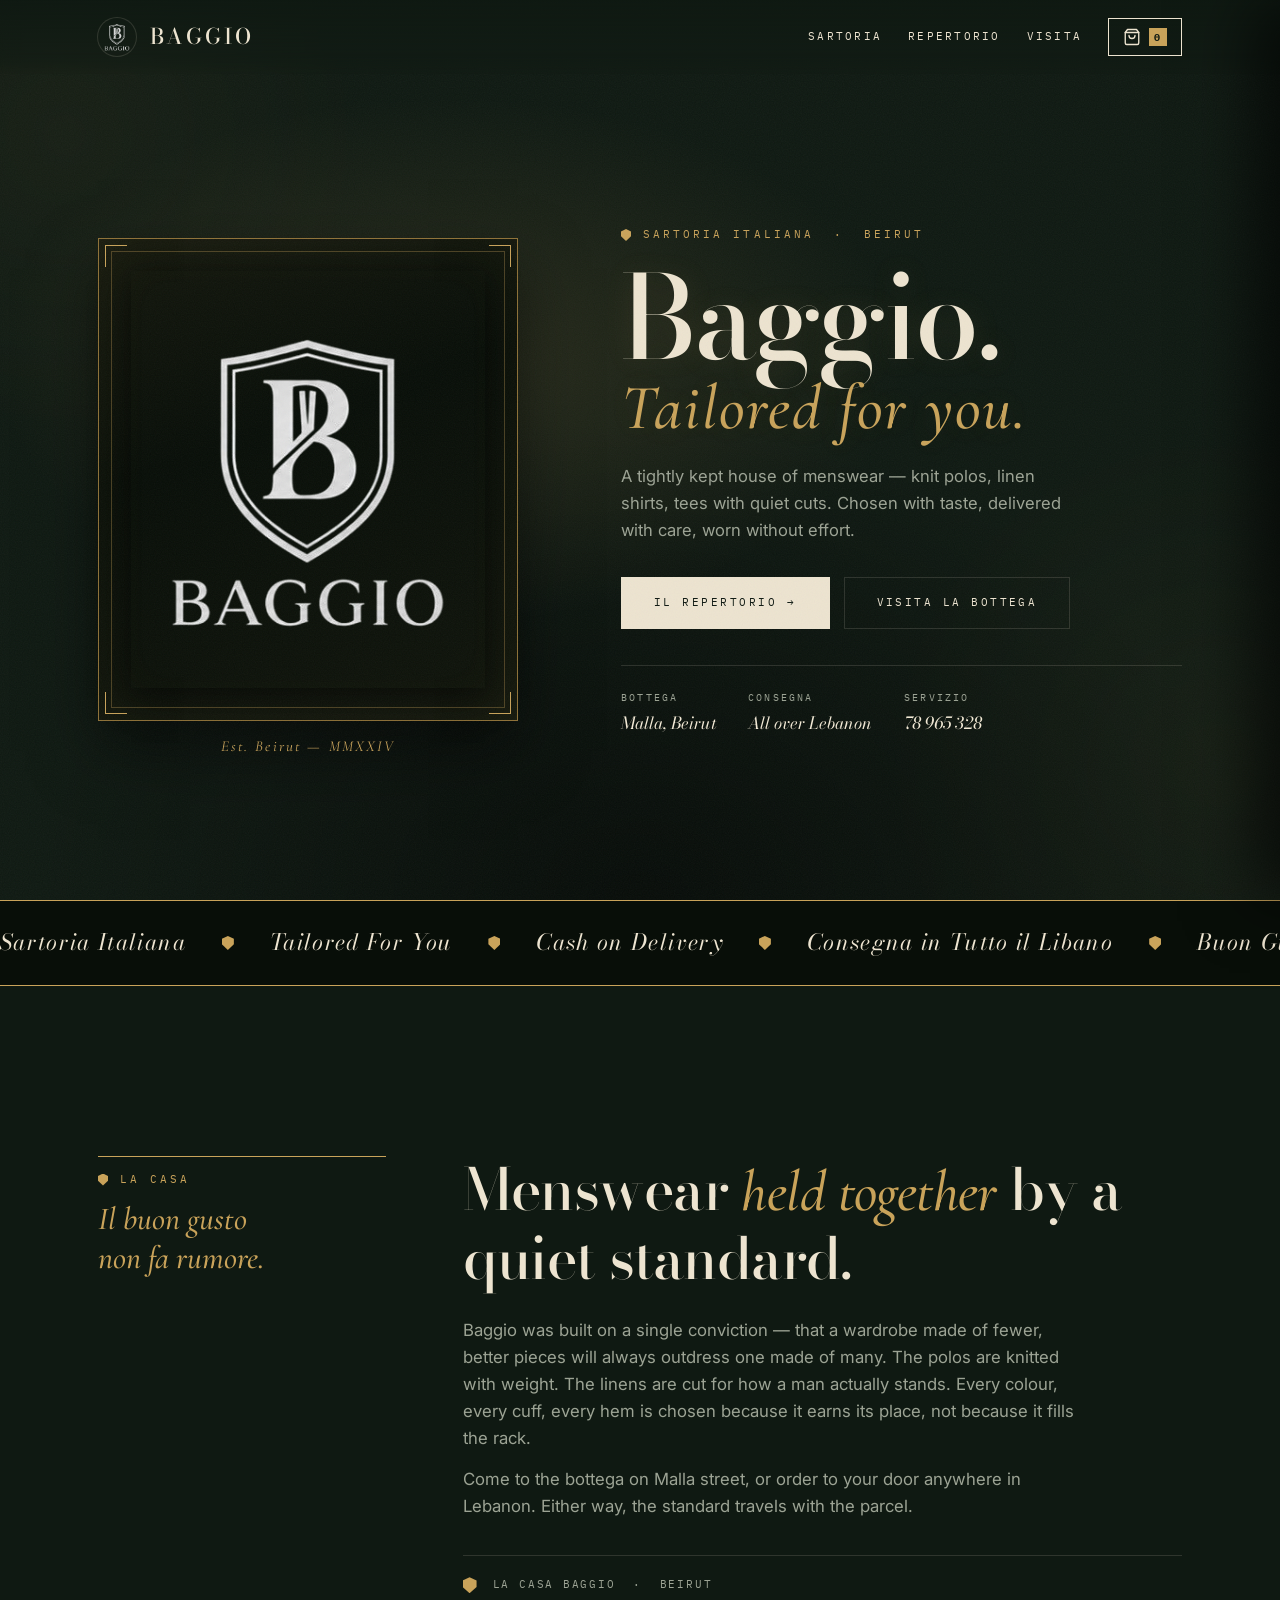
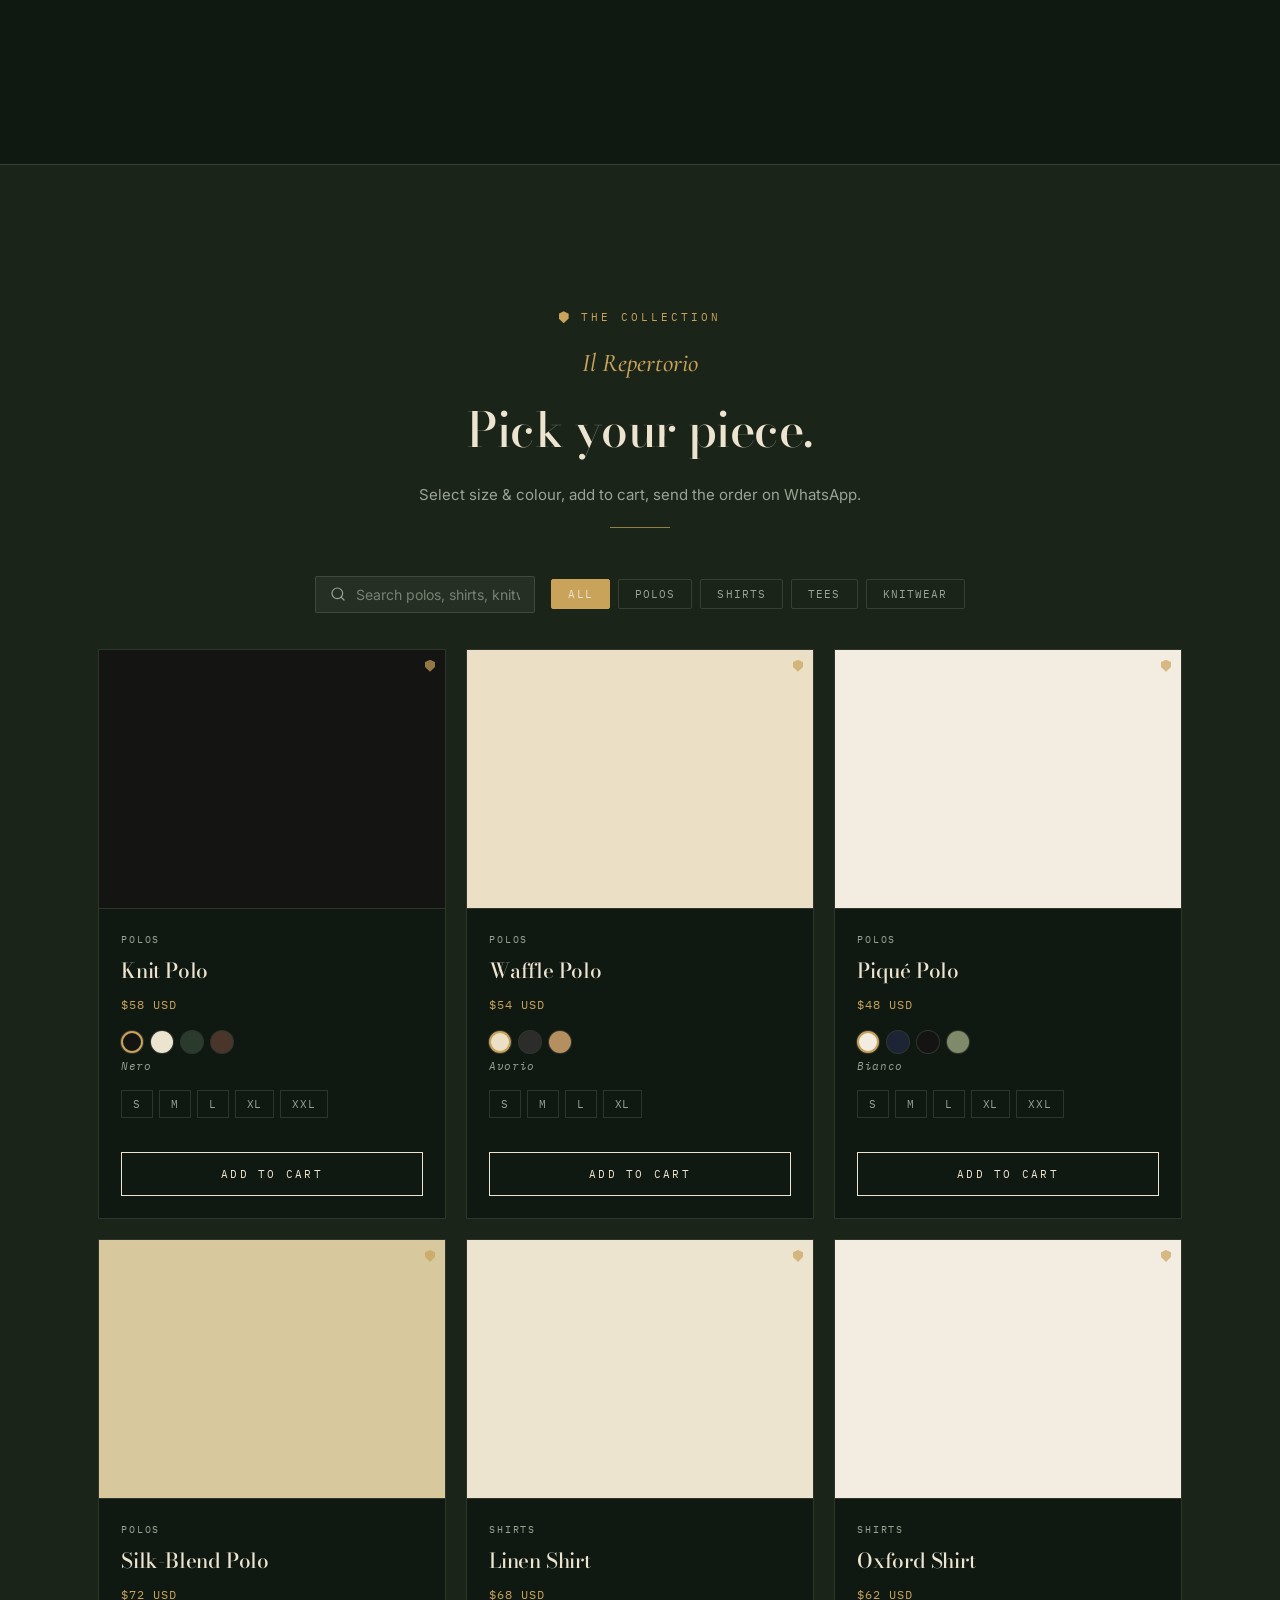
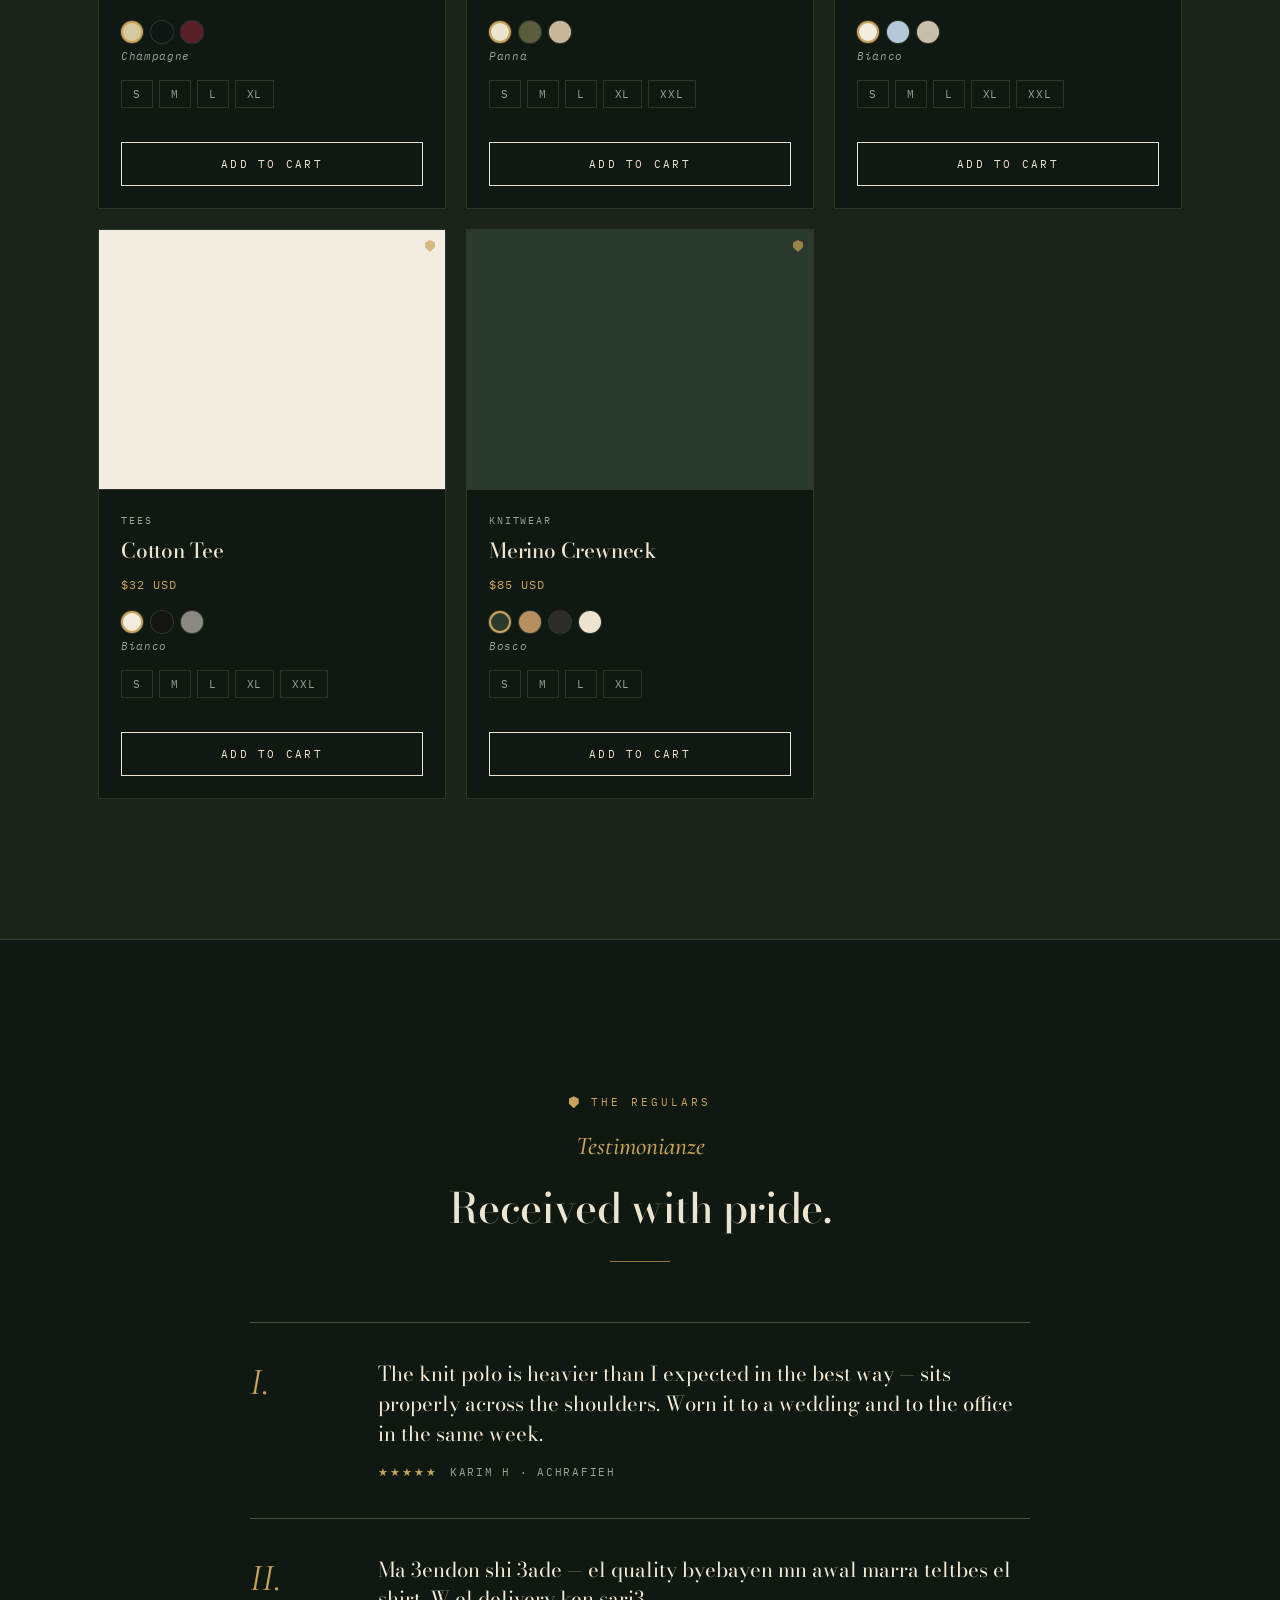
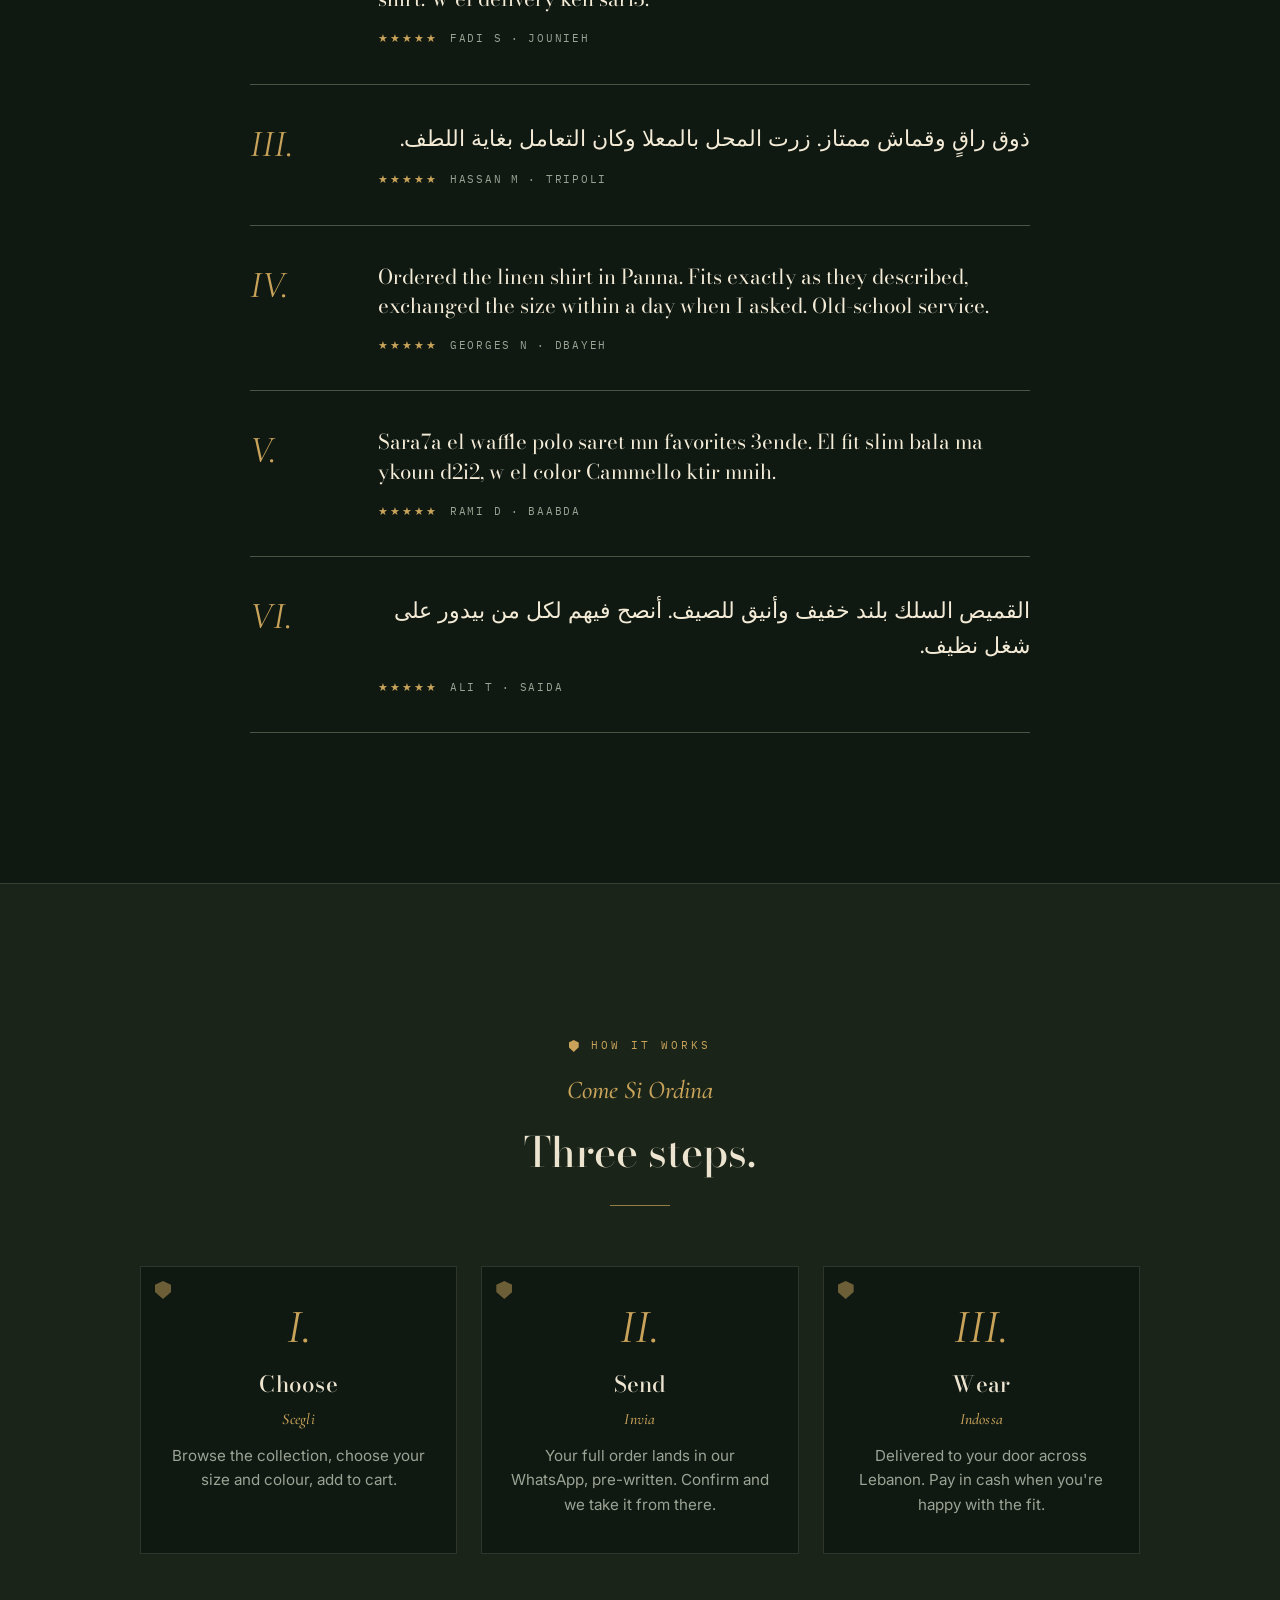
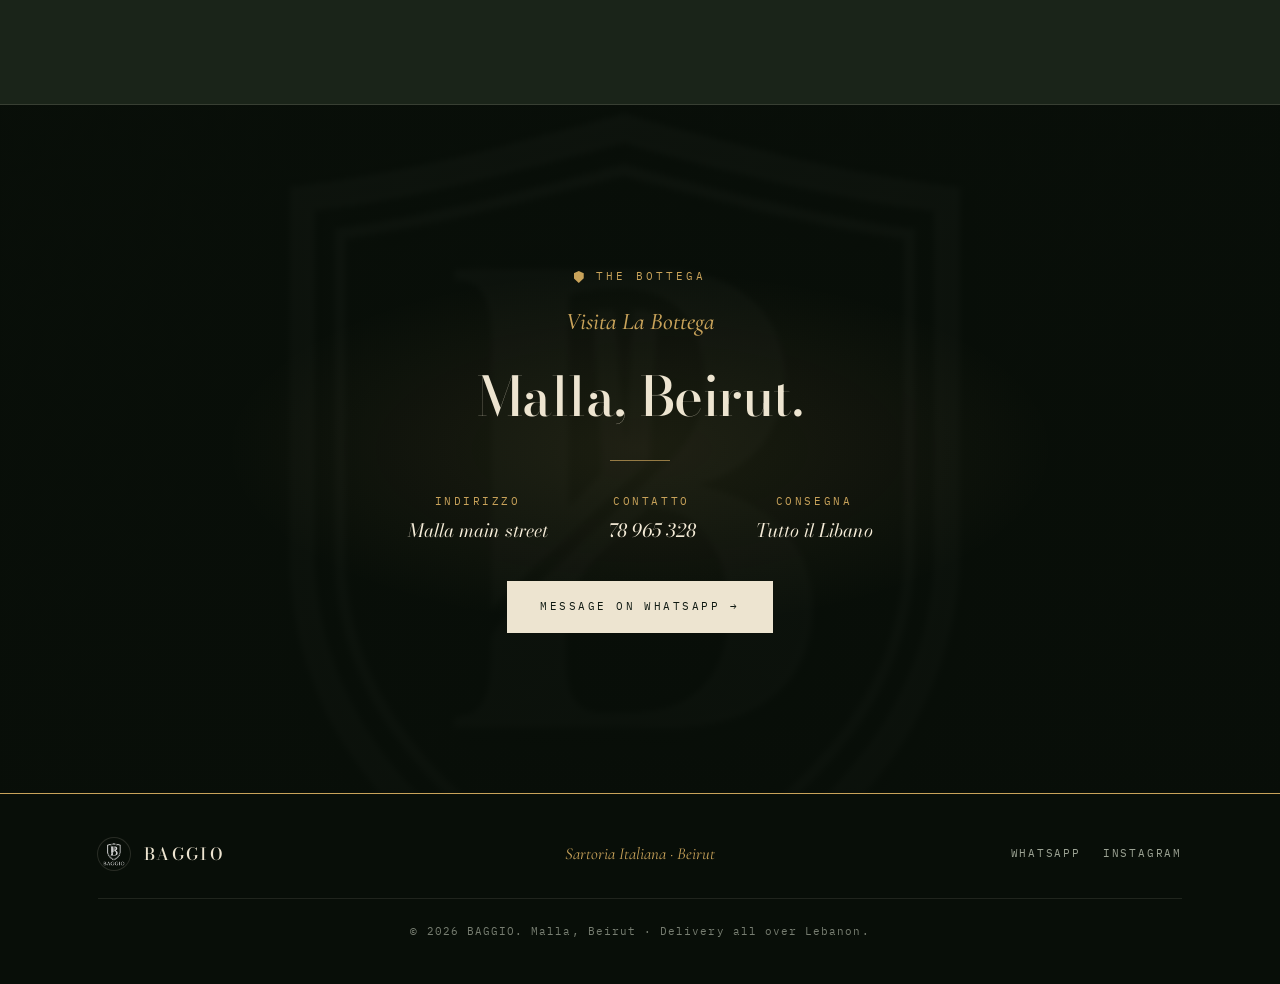
<file: index.html>
<!DOCTYPE html>
<html lang="en">
<head>
<meta charset="UTF-8">
<meta name="viewport" content="width=device-width, initial-scale=1.0">
<title>BAGGIO Sartoria Italiana / Tailored For You</title>
<meta name="description" content="BAGGIO. Sartorial menswear, tailored for you. Beirut, Malla main street. Delivery all over Lebanon.">
<link rel="icon" type="image/jpeg" href="logo.jpg">

<link rel="preconnect" href="https://fonts.googleapis.com">
<link rel="preconnect" href="https://fonts.gstatic.com" crossorigin>
<link href="https://fonts.googleapis.com/css2?family=Bodoni+Moda:ital,opsz,wght@0,6..96,400;0,6..96,500;0,6..96,600;1,6..96,400;1,6..96,500&family=Cormorant+Garamond:ital,wght@0,400;0,500;1,400;1,500&family=Inter:wght@400;500;600&family=IBM+Plex+Mono:wght@400;500&display=swap" rel="stylesheet">

<link rel="stylesheet" href="style.css">
</head>
<body>

<header>
  <nav class="wrap">
    <a href="#top" class="brand">
      <img class="logo-img" src="logo.jpg" alt="Baggio crest">
      BAGGIO
    </a>
    <div class="nav-right">
      <a class="nav-link" href="#sartoria">Sartoria</a>
      <a class="nav-link" href="#shop">Repertorio</a>
      <a class="nav-link" href="#visita">Visita</a>
      <button class="cart-toggle" id="cartToggle" aria-label="Open cart">
        <svg width="18" height="18" viewBox="0 0 24 24" fill="none" stroke="currentColor" stroke-width="1.8" stroke-linecap="round" stroke-linejoin="round"><path d="M6 2 3 6v14a2 2 0 0 0 2 2h14a2 2 0 0 0 2-2V6l-3-4Z"/><path d="M3 6h18"/><path d="M16 10a4 4 0 0 1-8 0"/></svg>
        <span class="cart-count" id="cartCount">0</span>
      </button>
    </div>
  </nav>
</header>

<!-- ============ CART DRAWER (IDs must match main.js) ============ -->
<div class="cart-overlay" id="cartOverlay"></div>
<aside class="cart-drawer" id="cartDrawer">
  <div class="cart-header">
    <h3>Il Vostro Ordine</h3>
    <button class="cart-close" id="cartClose" aria-label="Close cart">&times;</button>
  </div>
  <div class="cart-body" id="cartBody">
    <p class="cart-empty" id="cartEmpty">Your order is empty.</p>
  </div>
  <div class="cart-footer" id="cartFooter" style="display:none;">
    <button class="btn btn-primary cart-send" id="cartSend" style="width:100%;padding:16px;font-size:.75rem;display:flex;align-items:center;justify-content:center;gap:10px;">
      Proceed to Checkout →
    </button>
  </div>
</aside>

<main id="top">

  <!-- ============ HERO — crest plate + Bodoni display ============ -->
  <section class="hero-b">
    <div class="hero-spot" aria-hidden="true"></div>

    <div class="wrap hero-b-grid">

      <!-- left: crest plate -->
      <div class="crest-plate reveal">
        <span class="crest-corner c-tl" aria-hidden="true"></span>
        <span class="crest-corner c-tr" aria-hidden="true"></span>
        <span class="crest-corner c-bl" aria-hidden="true"></span>
        <span class="crest-corner c-br" aria-hidden="true"></span>
        <img src="logo.jpg" alt="Baggio shield mark">
        <span class="crest-caption">Est. Beirut — MMXXIV</span>
      </div>

      <!-- right: copy -->
      <div class="hero-b-copy">
        <span class="hero-tag"><span class="shield"></span> Sartoria Italiana &nbsp;·&nbsp; Beirut</span>
        <h1>
          Baggio.
          <em>Tailored for you.</em>
        </h1>
        <p class="lede">A tightly kept house of menswear — knit polos, linen shirts, tees with quiet cuts. Chosen with taste, delivered with care, worn without effort.</p>
        <div class="hero-ctas">
          <a class="btn btn-primary" href="#shop">Il Repertorio <span class="arr">→</span></a>
          <a class="btn btn-ghost" href="#visita">Visita La Bottega</a>
        </div>

        <div class="hero-address">
          <div>
            <span class="lbl">Bottega</span>
            <span class="val">Malla, Beirut</span>
          </div>
          <div>
            <span class="lbl">Consegna</span>
            <span class="val">All over Lebanon</span>
          </div>
          <div>
            <span class="lbl">Servizio</span>
            <span class="val">78 965 328</span>
          </div>
        </div>
      </div>

    </div>
  </section>

  <!-- ============ TICKER — Italian phrases scrolling ============ -->
  <section class="ticker-b" aria-label="House phrases">
    <div class="ticker-track">
      <span>Sartoria Italiana</span><span class="sep" aria-hidden="true"></span>
      <span>Tailored For You</span><span class="sep" aria-hidden="true"></span>
      <span>Cash on Delivery</span><span class="sep" aria-hidden="true"></span>
      <span>Consegna in Tutto il Libano</span><span class="sep" aria-hidden="true"></span>
      <span>Buon Gusto</span><span class="sep" aria-hidden="true"></span>
      <!-- duplicated for seamless loop -->
      <span>Sartoria Italiana</span><span class="sep" aria-hidden="true"></span>
      <span>Tailored For You</span><span class="sep" aria-hidden="true"></span>
      <span>Cash on Delivery</span><span class="sep" aria-hidden="true"></span>
      <span>Consegna in Tutto il Libano</span><span class="sep" aria-hidden="true"></span>
      <span>Buon Gusto</span><span class="sep" aria-hidden="true"></span>
    </div>
  </section>

  <!-- ============ SARTORIA — manifesto ============ -->
  <section class="sartoria" id="sartoria">
    <div class="wrap">
      <div class="sartoria-grid">

        <aside class="sartoria-side reveal">
          <span class="eyebrow"><span class="shield"></span> La Casa</span>
          <p class="italic">Il buon gusto<br>non fa rumore.</p>
        </aside>

        <div class="sartoria-body reveal">
          <h2>Menswear <em>held together</em> by a quiet standard.</h2>
          <p>Baggio was built on a single conviction — that a wardrobe made of fewer, better pieces will always outdress one made of many. The polos are knitted with weight. The linens are cut for how a man actually stands. Every colour, every cuff, every hem is chosen because it earns its place, not because it fills the rack.</p>
          <p>Come to the bottega on Malla street, or order to your door anywhere in Lebanon. Either way, the standard travels with the parcel.</p>
          <div class="signature">
            <span class="shield"></span>
            La Casa Baggio &nbsp;·&nbsp; Beirut
          </div>
        </div>

      </div>
    </div>
  </section>

  <!-- ============ SHOP — Il Repertorio (IDs must match main.js) ============ -->
  <section class="shop" id="shop">
    <div class="wrap">
      <div class="shop-head reveal">
        <span class="eyebrow"><span class="shield"></span> The Collection</span>
        <span class="italic">Il Repertorio</span>
        <h2>Pick your piece.</h2>
        <p class="head-sub">Select size &amp; colour, add to cart, send the order on WhatsApp.</p>
        <div class="gold-rule"></div>
      </div>

      <div class="shop-toolbar reveal">
        <div class="search-box">
          <svg width="16" height="16" viewBox="0 0 24 24" fill="none" stroke="currentColor" stroke-width="1.8" stroke-linecap="round"><circle cx="11" cy="11" r="8"/><path d="m21 21-4.35-4.35"/></svg>
          <input type="text" id="searchInput" class="search-input" placeholder="Search polos, shirts, knitwear...">
        </div>
        <div class="filter-pills" id="filterPills"></div>
      </div>

      <div class="product-grid" id="productGrid"></div>
      <p class="shop-empty" id="shopEmpty" style="display:none;">Nothing matches your search. Try another word or clear the filters.</p>
    </div>
  </section>

  <!-- ============ TESTIMONIANZE — reviews ============
       NOTE FOR CLIENT: sample placeholder reviews. Swap for real feedback before launch. -->
  <section class="testimonianze">
    <div class="wrap">
      <div class="test-head reveal">
        <span class="eyebrow"><span class="shield"></span> The Regulars</span>
        <span class="italic">Testimonianze</span>
        <h2>Received with pride.</h2>
        <div class="gold-rule"></div>
      </div>

      <div class="test-list">

        <figure class="test-item reveal">
          <span class="test-numeral">I.</span>
          <div>
            <blockquote>The knit polo is heavier than I expected in the best way — sits properly across the shoulders. Worn it to a wedding and to the office in the same week.</blockquote>
            <figcaption><span class="stars">★★★★★</span> Karim H · Achrafieh</figcaption>
          </div>
        </figure>

        <figure class="test-item reveal">
          <span class="test-numeral">II.</span>
          <div>
            <blockquote>Ma 3endon shi 3ade — el quality byebayen mn awal marra teltbes el shirt. W el delivery ken sari3.</blockquote>
            <figcaption><span class="stars">★★★★★</span> Fadi S · Jounieh</figcaption>
          </div>
        </figure>

        <figure class="test-item reveal">
          <span class="test-numeral">III.</span>
          <div>
            <blockquote lang="ar">ذوق راقٍ وقماش ممتاز. زرت المحل بالمعلا وكان التعامل بغاية اللطف.</blockquote>
            <figcaption><span class="stars">★★★★★</span> Hassan M · Tripoli</figcaption>
          </div>
        </figure>

        <figure class="test-item reveal">
          <span class="test-numeral">IV.</span>
          <div>
            <blockquote>Ordered the linen shirt in Panna. Fits exactly as they described, exchanged the size within a day when I asked. Old-school service.</blockquote>
            <figcaption><span class="stars">★★★★★</span> Georges N · Dbayeh</figcaption>
          </div>
        </figure>

        <figure class="test-item reveal">
          <span class="test-numeral">V.</span>
          <div>
            <blockquote>Sara7a el waffle polo saret mn favorites 3ende. El fit slim bala ma ykoun d2i2, w el color Cammello ktir mnih.</blockquote>
            <figcaption><span class="stars">★★★★★</span> Rami D · Baabda</figcaption>
          </div>
        </figure>

        <figure class="test-item reveal">
          <span class="test-numeral">VI.</span>
          <div>
            <blockquote lang="ar">القميص السلك بلند خفيف وأنيق للصيف. أنصح فيهم لكل من بيدور على شغل نظيف.</blockquote>
            <figcaption><span class="stars">★★★★★</span> Ali T · Saida</figcaption>
          </div>
        </figure>

      </div>
    </div>
  </section>

  <!-- ============ COME SI ORDINA — process ============ -->
  <section class="come-si">
    <div class="wrap">
      <div class="head reveal">
        <span class="eyebrow"><span class="shield"></span> How It Works</span>
        <span class="italic">Come Si Ordina</span>
        <h2>Three steps.</h2>
        <div class="gold-rule"></div>
      </div>

      <div class="come-steps">
        <div class="come-step reveal">
          <span class="come-num">I.</span>
          <h3>Choose <em>Scegli</em></h3>
          <p>Browse the collection, choose your size and colour, add to cart.</p>
        </div>
        <div class="come-step reveal">
          <span class="come-num">II.</span>
          <h3>Send <em>Invia</em></h3>
          <p>Your full order lands in our WhatsApp, pre-written. Confirm and we take it from there.</p>
        </div>
        <div class="come-step reveal">
          <span class="come-num">III.</span>
          <h3>Wear <em>Indossa</em></h3>
          <p>Delivered to your door across Lebanon. Pay in cash when you're happy with the fit.</p>
        </div>
      </div>
    </div>
  </section>

  <!-- ============ VISITA — physical bottega address ============ -->
  <section class="visit" id="visita">
    <div class="wrap reveal">
      <span class="eyebrow"><span class="shield"></span> The Bottega</span>
      <span class="italic">Visita La Bottega</span>
      <h2>Malla, Beirut.</h2>
      <div class="gold-rule"></div>
      <div class="visit-info">
        <div>
          <span class="lbl">Indirizzo</span>
          <span class="val">Malla main street</span>
        </div>
        <div>
          <span class="lbl">Contatto</span>
          <span class="val">78 965 328</span>
        </div>
        <div>
          <span class="lbl">Consegna</span>
          <span class="val">Tutto il Libano</span>
        </div>
      </div>
      <a class="btn btn-primary" href="https://wa.me/96178965328" target="_blank" rel="noopener">Message on WhatsApp <span class="arr">→</span></a>
    </div>
  </section>

</main>

<footer>
  <div class="wrap">
    <a href="#top" class="brand">
      <img class="logo-img" src="logo.jpg" alt="Baggio crest">
      BAGGIO
    </a>
    <div class="foot-mid">Sartoria Italiana · Beirut</div>
    <div class="links">
      <a href="https://wa.me/96178965328" target="_blank" rel="noopener">WhatsApp</a>
      <a href="https://www.instagram.com/baggio.lb" target="_blank" rel="noopener">Instagram</a>
    </div>
    <p class="fine" id="fine"></p>
  </div>
</footer>

<script src="main.js"></script>
</body>
</html>
</file>
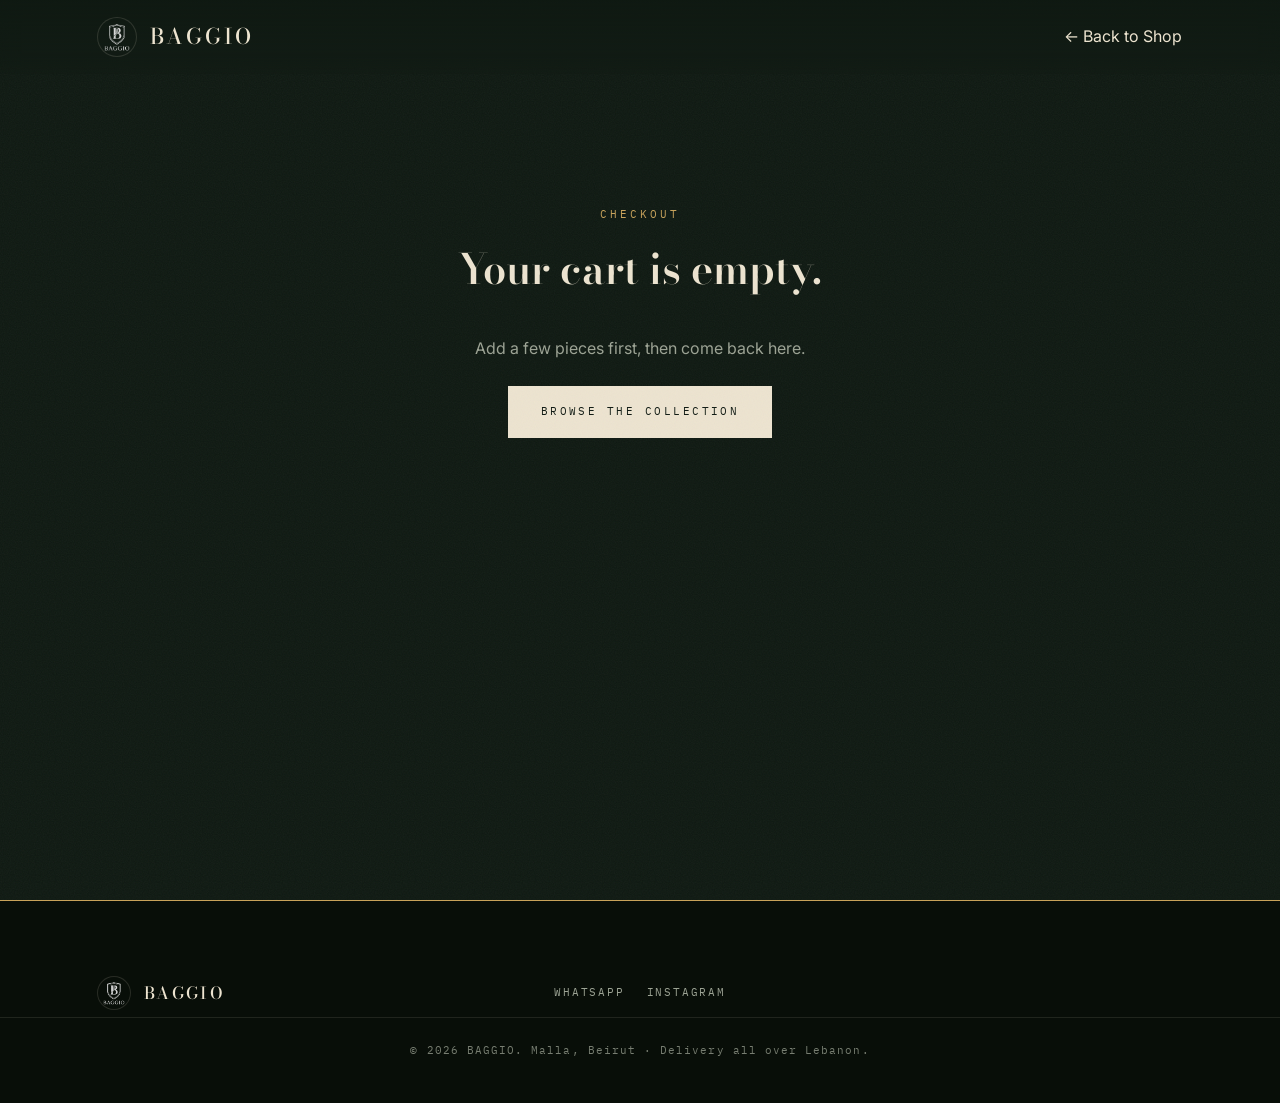
<file: checkout.html>
<!DOCTYPE html>
<html lang="en">
<head>
<meta charset="UTF-8">
<meta name="viewport" content="width=device-width, initial-scale=1.0">
<title>Checkout — BAGGIO</title>
<meta name="description" content="Complete your BAGGIO order. Cash on delivery, Whish, or OMT across Lebanon.">
<link rel="icon" type="image/jpeg" href="logo.jpg">

<link rel="preconnect" href="https://fonts.googleapis.com">
<link rel="preconnect" href="https://fonts.gstatic.com" crossorigin>
<link href="https://fonts.googleapis.com/css2?family=Bodoni+Moda:ital,opsz,wght@0,6..96,400;0,6..96,500;0,6..96,600;1,6..96,400&family=Cormorant+Garamond:ital,wght@0,400;1,400&family=Inter:wght@400;500;600&family=IBM+Plex+Mono:wght@400;500&display=swap" rel="stylesheet">

<link rel="stylesheet" href="style.css">

<style>
  /* ---- checkout-only styles (everything else comes from style.css) ---- */
  .checkout-main{
    padding-top:120px;
    padding-bottom:100px;
    min-height:100vh;
  }
  .checkout-grid{
    display:grid;
    grid-template-columns:1.2fr 1fr;
    gap:clamp(32px, 5vw, 64px);
    align-items:start;
  }
  .checkout-title{
    font-family:var(--font-display);
    font-weight:600;
    font-size:clamp(1.9rem, 4vw, 2.6rem);
    margin-top:10px;
    margin-bottom:34px;
  }

  /* form */
  .form-block{ margin-bottom:28px; }
  .form-label{
    font-family:var(--font-mono);
    font-size:0.72rem;
    letter-spacing:0.14em;
    text-transform:uppercase;
    color:var(--sheen);
    display:block;
    margin-bottom:12px;
  }
  .form-fields{ display:flex; flex-direction:column; gap:12px; }
  .field-row{ display:grid; grid-template-columns:1fr 1fr; gap:12px; }

  .cart-input{
    font-family:var(--font-body);
    font-size:0.92rem;
    padding:13px 15px;
    border:1px solid var(--line);
    background:rgba(255,255,255,0.06);
    color:var(--cream);
    border-radius:2px;
    outline:none;
    transition:border-color 0.2s;
    width:100%;
  }
  .cart-input::placeholder{ color:var(--muted); opacity:0.7; }
  .cart-input:focus{ border-color:var(--cream); }
  textarea.cart-input{ resize:vertical; min-height:70px; }

  .cart-input.invalid{ border-color:#e07a5f; }

  /* payment radios styled as hang-tags */
  .pay-options{ display:flex; flex-direction:column; gap:10px; }
  .pay-option{
    position:relative;
    display:flex; align-items:center; gap:14px;
    border:1px solid var(--line);
    background:var(--bg-panel);
    padding:16px 18px;
    cursor:pointer;
    transition:border-color 0.2s;
  }
  .pay-option:hover{ border-color:var(--cream); }
  .pay-option input{ accent-color:var(--sheen); width:16px; height:16px; }
  .pay-option .pay-name{ font-weight:500; font-size:0.95rem; }
  .pay-option .pay-sub{
    display:block;
    font-size:0.8rem;
    color:var(--muted);
    margin-top:2px;
  }
  .pay-option:has(input:checked){
    border-color:var(--sheen);
  }

  /* order summary panel */
  .summary{
    position:sticky; top:110px;
    background:var(--bg-deep);
    border:1px solid var(--line);
    padding:26px;
  }
  .summary h2{
    font-family:var(--font-display);
    font-weight:600;
    font-size:1.25rem;
    margin-bottom:18px;
  }
  .summary .cart-item:last-of-type{ border-bottom:none; }
  .summary-total{
    display:flex; justify-content:space-between; align-items:center;
    border-top:1px solid var(--line);
    padding-top:16px; margin-top:8px;
  }
  .summary-total .lbl{
    font-family:var(--font-mono);
    font-size:0.72rem;
    letter-spacing:0.1em;
    text-transform:uppercase;
    color:var(--muted);
  }
  .summary-total .val{
    font-family:var(--font-mono);
    font-size:1.1rem;
    color:var(--sheen);
  }
  .summary-note{
    font-size:0.8rem;
    color:var(--muted);
    margin-top:14px;
    line-height:1.5;
  }

  .send-btn{
    width:100%;
    margin-top:20px;
    display:flex; align-items:center; justify-content:center; gap:10px;
    padding:16px;
    font-size:0.82rem;
  }

  .empty-checkout{
    text-align:center;
    padding:80px 0;
  }
  .empty-checkout p{ color:var(--muted); margin-bottom:24px; }

  .sent-confirm{
    display:none;
    text-align:center;
    padding:40px 0 0;
  }
  .sent-confirm h2{
    font-family:var(--font-display);
    font-size:1.6rem;
    margin-bottom:10px;
  }
  .sent-confirm p{ color:var(--muted); }

  @media (max-width:820px){
    .checkout-grid{ grid-template-columns:1fr; }
    .summary{ position:static; order:-1; }
    .field-row{ grid-template-columns:1fr; }
  }
</style>
</head>
<body>

<header>
  <nav class="wrap">
    <a href="index.html" class="brand">
      <img class="logo-img" src="logo.jpg" alt="Baggio crest">
      BAGGIO
    </a>
    <a class="nav-cta" href="index.html#shop">← Back to Shop</a>
  </nav>
</header>

<main class="checkout-main">
  <div class="wrap">

    <!-- Filled cart state -->
    <div id="checkoutContent">
      <span class="eyebrow">Checkout</span>
      <h1 class="checkout-title">Almost there.</h1>

      <div class="checkout-grid">

        <!-- LEFT: customer details -->
        <div>
          <div class="form-block">
            <span class="form-label">Your Details</span>
            <div class="form-fields">
              <div class="field-row">
                <input type="text" id="fName" class="cart-input" placeholder="Full name *">
                <input type="tel" id="fPhone" class="cart-input" placeholder="Phone number *">
              </div>
              <div class="field-row">
                <input type="text" id="fArea" class="cart-input" placeholder="City / Area *">
                <input type="text" id="fStreet" class="cart-input" placeholder="Street / Building (optional)">
              </div>
              <textarea id="fNotes" class="cart-input" placeholder="Notes for delivery (optional)"></textarea>
            </div>
          </div>

          <div class="form-block">
            <span class="form-label">Payment Method</span>
            <div class="pay-options">
              <label class="pay-option">
                <input type="radio" name="pay" value="Cash on Delivery" checked>
                <div>
                  <span class="pay-name">Cash on Delivery</span>
                  <span class="pay-sub">Pay in cash when your order arrives at your door.</span>
                </div>
              </label>
              <label class="pay-option">
                <input type="radio" name="pay" value="Whish Money">
                <div>
                  <span class="pay-name">Whish Money</span>
                  <span class="pay-sub">We'll confirm transfer details with you on WhatsApp.</span>
                </div>
              </label>
              <label class="pay-option">
                <input type="radio" name="pay" value="OMT">
                <div>
                  <span class="pay-name">OMT</span>
                  <span class="pay-sub">We'll confirm transfer details with you on WhatsApp.</span>
                </div>
              </label>
            </div>
          </div>
        </div>

        <!-- RIGHT: order summary -->
        <aside class="summary">
          <h2>Your Order</h2>
          <div id="summaryItems"></div>
          <div class="summary-total">
            <span class="lbl">Order Total</span>
            <span class="val" id="summaryTotal">$0 USD</span>
          </div>
          <p class="summary-note">Sending the order opens WhatsApp with everything pre-written — just press send. Nothing is charged on this page.</p>
          <button class="btn btn-primary send-btn" id="sendOrder">
            <svg width="18" height="18" viewBox="0 0 24 24" fill="currentColor"><path d="M17.472 14.382c-.297-.149-1.758-.867-2.03-.967-.273-.099-.471-.148-.67.15-.197.297-.767.966-.94 1.164-.173.199-.347.223-.644.075-.297-.15-1.255-.463-2.39-1.475-.883-.788-1.48-1.761-1.653-2.059-.173-.297-.018-.458.13-.606.134-.133.298-.347.446-.52.149-.174.198-.298.298-.497.099-.198.05-.371-.025-.52-.075-.149-.669-1.612-.916-2.207-.242-.579-.487-.5-.669-.51-.173-.008-.371-.01-.57-.01-.198 0-.52.074-.792.372-.272.297-1.04 1.016-1.04 2.479 0 1.462 1.065 2.875 1.213 3.074.149.198 2.096 3.2 5.077 4.487.709.306 1.262.489 1.694.625.712.227 1.36.195 1.871.118.571-.085 1.758-.719 2.006-1.413.248-.694.248-1.289.173-1.413-.074-.124-.272-.198-.57-.347z"/><path d="M12 0C5.373 0 0 5.373 0 12c0 2.127.556 4.122 1.528 5.855L.06 23.495a.5.5 0 00.607.606l5.658-1.473A11.94 11.94 0 0012 24c6.627 0 12-5.373 12-12S18.627 0 12 0zm0 21.82a9.82 9.82 0 01-5.011-1.372l-.36-.213-3.72.975.993-3.63-.235-.374A9.795 9.795 0 012.18 12 9.82 9.82 0 0112 2.18 9.82 9.82 0 0121.82 12 9.82 9.82 0 0112 21.82z"/></svg>
            Send Order on WhatsApp
          </button>
          <div class="sent-confirm" id="sentConfirm">
            <h2>Order sent ✓</h2>
            <p>We'll confirm your order on WhatsApp shortly.<br><a href="index.html#shop" style="color:var(--sheen);">← Continue shopping</a></p>
          </div>
        </aside>

      </div>
    </div>

    <!-- Empty cart state -->
    <div class="empty-checkout" id="emptyCheckout" style="display:none;">
      <span class="eyebrow">Checkout</span>
      <h1 class="checkout-title">Your cart is empty.</h1>
      <p>Add a few pieces first, then come back here.</p>
      <a class="btn btn-primary" href="index.html#shop">Browse the Collection</a>
    </div>

  </div>
</main>

<footer>
  <div class="stitch" style="margin-bottom:32px;"></div>
  <div class="wrap">
    <a href="index.html" class="brand">
      <img class="logo-img" src="logo.jpg" alt="Baggio crest">
      BAGGIO
    </a>
    <div class="links">
      <a href="https://wa.me/96178965328" target="_blank" rel="noopener">WhatsApp</a>
      <a href="https://www.instagram.com/baggio.lb" target="_blank" rel="noopener">Instagram</a>
    </div>
  </div>
  <p class="fine" id="fine"></p>
</footer>

<script>
'use strict';

// ⚠️ Confirmed WhatsApp number from the Instagram bio
const WHATSAPP_NUMBER = '96178965328';  // Baggio · Beirut, Malla main street

// ---- Load cart saved by main.js (sessionStorage key: baggio_cart) ----
let items = [];
try {
  items = JSON.parse(sessionStorage.getItem('baggio_cart') || '[]');
} catch (e) {
  items = [];
}

const content = document.getElementById('checkoutContent');
const emptyState = document.getElementById('emptyCheckout');

if (!items.length) {
  content.style.display = 'none';
  emptyState.style.display = 'block';
} else {
  renderSummary();
}

function renderSummary() {
  const box = document.getElementById('summaryItems');
  box.innerHTML = '';
  let total = 0;

  items.forEach(item => {
    const line = item.price * item.qty;
    total += line;

    const row = document.createElement('div');
    row.className = 'cart-item';

    const info = document.createElement('div');
    info.className = 'cart-item-info';

    const name = document.createElement('p');
    name.className = 'cart-item-name';
    name.textContent = item.name + (item.qty > 1 ? '  ×' + item.qty : '');

    const details = document.createElement('p');
    details.className = 'cart-item-details';
    details.textContent = item.color + ' · Size ' + item.size;

    const price = document.createElement('p');
    price.className = 'cart-item-price';
    price.textContent = '$' + line + ' USD';

    info.appendChild(name);
    info.appendChild(details);
    info.appendChild(price);
    row.appendChild(info);
    box.appendChild(row);
  });

  document.getElementById('summaryTotal').textContent = '$' + total + ' USD';
}

// ---- Send order ----
document.getElementById('sendOrder').addEventListener('click', () => {
  const nameEl  = document.getElementById('fName');
  const phoneEl = document.getElementById('fPhone');
  const areaEl  = document.getElementById('fArea');

  // simple required-field validation
  let ok = true;
  [nameEl, phoneEl, areaEl].forEach(el => {
    if (!el.value.trim()) { el.classList.add('invalid'); ok = false; }
    else el.classList.remove('invalid');
  });
  if (!ok) return;

  const street = document.getElementById('fStreet').value.trim();
  const notes  = document.getElementById('fNotes').value.trim();
  const pay    = document.querySelector('input[name="pay"]:checked').value;

  let msg = '🛒 *New Order from BAGGIO Website*\n\n';
  msg += '👤 *Name:* ' + nameEl.value.trim() + '\n';
  msg += '📱 *Phone:* ' + phoneEl.value.trim() + '\n';
  msg += '📍 *Area:* ' + areaEl.value.trim() + '\n';
  if (street) msg += '🏠 *Address:* ' + street + '\n';
  msg += '\n*Items:*\n';

  let total = 0;
  items.forEach((item, i) => {
    const line = item.price * item.qty;
    total += line;
    msg += (i + 1) + '. ' + item.name + ' — ' + item.color + ', ' + item.size +
           (item.qty > 1 ? ' ×' + item.qty : '') + ' ($' + line + ')\n';
  });

  msg += '\n💰 *Total:* $' + total + ' USD\n';
  msg += '💳 *Payment:* ' + pay + '\n';
  if (notes) msg += '📝 *Notes:* ' + notes + '\n';
  msg += '\nThank you! 🙏';

  window.open('https://wa.me/' + WHATSAPP_NUMBER + '?text=' + encodeURIComponent(msg), '_blank');

  // clear the cart + show confirmation
  sessionStorage.removeItem('baggio_cart');
  document.getElementById('sendOrder').style.display = 'none';
  document.getElementById('sentConfirm').style.display = 'block';
});

// footer year
document.getElementById('fine').textContent =
  '© ' + new Date().getFullYear() + ' BAGGIO. Malla, Beirut · Delivery all over Lebanon.';
</script>

</body>
</html>
</file>
<file: style.css>
/* ═══════════════════════════════════════════════════════════
   BAGGIO — Sartoria Italiana / Old-Money Atelier
   Deep bosco green · warm ivory · antique gold · burgundy accent
   Recurring motif: the shield mark, gold hairline rules
═══════════════════════════════════════════════════════════ */

:root{
  --bg:        #0f1912;   /* deep forest — the house colour */
  --bg-1:      #1a2419;   /* panel lift */
  --bg-2:      #080e08;   /* deepest, for bordered sections */
  --bg-warm:   #1e2a1c;   /* warmer panel */
  --ink:       #ede4d0;   /* warm ivory */
  --ivory:     #f4ebd7;
  --muted:     #9ca394;
  --dim:       #545c4c;
  --gold:      #c9a35a;
  --gold-dim:  #8f7238;
  --burgundy:  #6b1e26;   /* used sparingly */
  --line:      rgba(237,228,208,0.14);
  --hair:      rgba(237,228,208,0.28);

  /* aliases used by any main.js-injected styles */
  --cream:     var(--ink);
  --sheen:     var(--gold);
  --bg-deep:   var(--bg-2);
  --bg-panel:  var(--bg-1);

  --font-display: 'Bodoni Moda', 'Playfair Display', serif;
  --font-italic:  'Cormorant Garamond', serif;
  --font-body:    'Inter', sans-serif;
  --font-mono:    'IBM Plex Mono', monospace;

  --container: 1180px;
}

*{ box-sizing:border-box; margin:0; padding:0; }
html{ scroll-behavior:smooth; }
body{
  background:var(--bg);
  color:var(--ink);
  font-family:var(--font-body);
  line-height:1.6;
  -webkit-font-smoothing:antialiased;
  overflow-x:hidden;
}
img{ display:block; max-width:100%; }
a{ color:inherit; text-decoration:none; }
button{ cursor:pointer; font-family:inherit; border:none; background:none; color:inherit; }
:focus-visible{ outline:1px solid var(--gold); outline-offset:3px; }

.wrap{
  max-width:var(--container);
  margin-inline:auto;
  padding-inline:clamp(20px, 5vw, 48px);
}

/* subtle canvas grain */
body::before{
  content:"";
  position:fixed; inset:0; pointer-events:none; z-index:5;
  opacity:0.05;
  background-image:url("data:image/svg+xml,%3Csvg xmlns='http://www.w3.org/2000/svg' width='120' height='120'%3E%3Cfilter id='n'%3E%3CfeTurbulence type='fractalNoise' baseFrequency='0.85' numOctaves='2' stitchTiles='stitch'/%3E%3C/filter%3E%3Crect width='100%25' height='100%25' filter='url(%23n)'/%3E%3C/svg%3E");
}

/* ─── scroll reveal ─── */
.reveal{
  opacity:0; transform:translateY(16px);
  transition:opacity 0.9s ease, transform 0.9s ease;
}
.reveal.is-visible{ opacity:1; transform:translateY(0); }

@media (prefers-reduced-motion: reduce){
  html{ scroll-behavior:auto; }
  .reveal{ opacity:1; transform:none; transition:none; }
  .ticker-track, .review-track{ animation:none !important; }
}

/* ═══════════════════════════════════════════════════════════
   PRIMITIVES — shield motif, gold rules, eyebrows
═══════════════════════════════════════════════════════════ */

.eyebrow{
  font-family:var(--font-mono);
  font-size:0.68rem;
  letter-spacing:0.28em;
  text-transform:uppercase;
  color:var(--gold);
  display:inline-flex; align-items:center; gap:12px;
}
.eyebrow .shield{
  width:10px; height:12px;
  background:var(--gold);
  clip-path:polygon(50% 0%, 100% 20%, 100% 60%, 50% 100%, 0 60%, 0 20%);
}

/* gold hairline rule */
.gold-rule{
  height:1px; background:var(--gold);
  width:60px;
  margin:16px auto;
  opacity:0.7;
}

/* Italian phrase in italic — used for section subheads */
.italic{
  font-family:var(--font-italic);
  font-style:italic;
  font-weight:500;
  color:var(--gold);
}

/* buttons */
.btn{
  font-family:var(--font-mono);
  font-size:0.7rem;
  letter-spacing:0.22em;
  text-transform:uppercase;
  padding:16px 32px;
  border-radius:0;
  transition:background 0.25s, color 0.25s, border-color 0.25s, transform 0.25s;
  display:inline-flex; align-items:center; gap:10px;
  border:1px solid var(--ink);
  cursor:pointer;
}
.btn .arr{ transition:transform 0.25s ease; }
.btn:hover .arr{ transform:translateX(4px); }
.btn-primary{ background:var(--ink); color:var(--bg); border-color:var(--ink); }
.btn-primary:hover{ background:var(--gold); border-color:var(--gold); color:var(--bg); transform:translateY(-2px); }
.btn-ghost{ background:none; color:var(--ink); border-color:var(--line); }
.btn-ghost:hover{ border-color:var(--gold); color:var(--gold); }

.logo-img{
  border-radius:50%;
  object-fit:cover;
  display:block;
  box-shadow:0 0 0 1px var(--line);
}

/* ═══════════════════════════════════════════════════════════
   NAV
═══════════════════════════════════════════════════════════ */

header{
  position:fixed; top:0; left:0; right:0; z-index:20;
  padding-block:18px;
  background:linear-gradient(to bottom, rgba(15,25,18,0.92) 0%, rgba(15,25,18,0.4) 80%, transparent 100%);
  backdrop-filter:blur(10px);
  -webkit-backdrop-filter:blur(10px);
}
nav.wrap{ display:flex; align-items:center; justify-content:space-between; }
.brand{
  display:flex; align-items:center; gap:14px;
  font-family:var(--font-display);
  font-weight:500;
  font-size:1.35rem;
  letter-spacing:0.14em;
  text-transform:uppercase;
}
.brand .logo-img{ width:38px; height:38px; }

.nav-right{ display:flex; align-items:center; gap:26px; }
.nav-link{
  font-family:var(--font-mono);
  font-size:0.7rem;
  letter-spacing:0.2em;
  text-transform:uppercase;
  color:var(--ink);
  position:relative;
  transition:color 0.25s;
}
.nav-link::after{
  content:"";
  position:absolute; left:0; right:0; bottom:-6px;
  height:1px; background:var(--gold);
  transform:scaleX(0); transform-origin:right;
  transition:transform 0.3s ease;
}
.nav-link:hover{ color:var(--gold); }
.nav-link:hover::after{ transform:scaleX(1); transform-origin:left; }

.cart-toggle{
  position:relative;
  border:1px solid var(--ink);
  color:var(--ink);
  padding:9px 14px;
  border-radius:0;
  display:flex; align-items:center; gap:8px;
  font-family:var(--font-mono);
  font-size:0.68rem;
  letter-spacing:0.14em;
  transition:background 0.25s, color 0.25s, border-color 0.25s;
}
.cart-toggle:hover{ background:var(--gold); color:var(--bg); border-color:var(--gold); }
.cart-count{
  background:var(--gold);
  color:var(--bg);
  font-weight:700;
  font-size:0.62rem;
  min-width:18px; height:18px;
  padding-inline:5px;
  border-radius:0;
  display:flex; align-items:center; justify-content:center;
}

/* ═══════════════════════════════════════════════════════════
   HERO — asymmetric editorial: crest plate + oversized Bodoni
═══════════════════════════════════════════════════════════ */

.hero-b{
  position:relative;
  min-height:100svh;
  display:flex; align-items:center;
  padding:130px 0 70px;
  overflow:hidden;
  isolation:isolate;
}
/* radial warm spotlight */
.hero-spot{
  position:absolute; inset:0; z-index:0; pointer-events:none;
  background:
    radial-gradient(ellipse 55% 45% at 35% 40%, rgba(201,163,90,0.14), transparent 65%),
    radial-gradient(ellipse 80% 90% at 50% 100%, rgba(0,0,0,0.5), transparent 60%);
}

/* subtle gold vine pattern in the corners */
.hero-b::before{
  content:"";
  position:absolute; inset:0; z-index:0; pointer-events:none; opacity:0.15;
  background-image:
    radial-gradient(circle at 5% 15%, rgba(201,163,90,0.3), transparent 22%),
    radial-gradient(circle at 95% 85%, rgba(201,163,90,0.28), transparent 25%);
}

.hero-b-grid{
  position:relative; z-index:2;
  display:grid;
  grid-template-columns:0.9fr 1.1fr;
  gap:clamp(30px, 5vw, 70px);
  align-items:center;
  width:100%;
}

/* left: crest plate */
.crest-plate{
  position:relative;
  aspect-ratio:1/1.15;
  width:100%;
  max-width:420px;
  padding:32px;
  border:1px solid var(--gold-dim);
  background:
    linear-gradient(160deg, rgba(201,163,90,0.06) 0%, transparent 40%, rgba(201,163,90,0.04) 100%),
    var(--bg-2);
  box-shadow:
    inset 0 0 60px rgba(201,163,90,0.06),
    0 30px 60px rgba(0,0,0,0.5);
}
/* inner double frame */
.crest-plate::before{
  content:"";
  position:absolute; inset:12px;
  border:1px solid rgba(201,163,90,0.32);
  pointer-events:none;
}
/* corner ornaments */
.crest-corner{
  position:absolute;
  width:22px; height:22px;
  border:1px solid var(--gold);
}
.c-tl{ top:6px; left:6px; border-right:none; border-bottom:none; }
.c-tr{ top:6px; right:6px; border-left:none; border-bottom:none; }
.c-bl{ bottom:6px; left:6px; border-right:none; border-top:none; }
.c-br{ bottom:6px; right:6px; border-left:none; border-top:none; }

.crest-plate img{
  width:100%; height:100%;
  object-fit:cover;
  border-radius:0;
  box-shadow:0 10px 30px rgba(0,0,0,0.5);
}
.crest-caption{
  position:absolute;
  bottom:-38px; left:50%;
  transform:translateX(-50%);
  font-family:var(--font-italic);
  font-style:italic;
  font-size:0.95rem;
  letter-spacing:0.14em;
  color:var(--gold);
  white-space:nowrap;
}

/* right: copy */
.hero-b-copy .hero-tag{
  display:inline-flex; align-items:center; gap:12px;
  font-family:var(--font-mono);
  font-size:0.68rem;
  letter-spacing:0.28em;
  text-transform:uppercase;
  color:var(--gold);
  margin-bottom:20px;
}
.hero-b-copy .hero-tag .shield{
  width:10px; height:12px;
  background:var(--gold);
  clip-path:polygon(50% 0%, 100% 20%, 100% 60%, 50% 100%, 0 60%, 0 20%);
}

.hero-b-copy h1{
  font-family:var(--font-display);
  font-weight:500;
  font-size:clamp(3.6rem, 10vw, 7.2rem);
  line-height:0.92;
  letter-spacing:-0.02em;
  text-shadow:0 0 30px rgba(201,163,90,0.12);
}
.hero-b-copy h1 em{
  font-family:var(--font-italic);
  font-style:italic;
  font-weight:500;
  font-size:0.55em;
  color:var(--gold);
  display:block;
  margin-top:0.15em;
  letter-spacing:0.03em;
}

.hero-b-copy .lede{
  margin-top:26px;
  max-width:46ch;
  color:var(--muted);
  font-size:1.04rem;
}

.hero-ctas{
  margin-top:34px;
  display:flex; gap:14px; flex-wrap:wrap;
}

/* address strip below CTAs */
.hero-address{
  margin-top:36px;
  padding-top:24px;
  border-top:1px solid var(--line);
  display:flex; gap:32px; flex-wrap:wrap;
}
.hero-address > div{ display:flex; flex-direction:column; gap:4px; }
.hero-address .lbl{
  font-family:var(--font-mono);
  font-size:0.62rem;
  letter-spacing:0.22em;
  text-transform:uppercase;
  color:var(--muted);
}
.hero-address .val{
  font-family:var(--font-display);
  font-style:italic;
  font-size:1.05rem;
  color:var(--ivory);
}

@media (max-width:900px){
  .hero-b-grid{ grid-template-columns:1fr; }
  .crest-plate{ max-width:340px; margin:0 auto; }
  .crest-caption{ position:static; transform:none; margin-top:20px; display:block; text-align:center; }
}

/* ═══════════════════════════════════════════════════════════
   TICKER — Italian phrases scrolling
═══════════════════════════════════════════════════════════ */

.ticker-b{
  border-top:1px solid var(--gold);
  border-bottom:1px solid var(--gold);
  background:var(--bg-2);
  padding-block:24px;
  overflow:hidden;
  position:relative;
}
.ticker-track{
  display:flex; align-items:center; gap:36px;
  width:max-content;
  animation:ticker-scroll 42s linear infinite;
  font-family:var(--font-display);
  font-weight:400;
  font-style:italic;
  font-size:clamp(1rem, 2vw, 1.4rem);
  letter-spacing:0.06em;
  white-space:nowrap;
  color:var(--ink);
}
.ticker-track .sep{
  display:inline-block;
  width:12px; height:14px;
  background:var(--gold);
  clip-path:polygon(50% 0%, 100% 20%, 100% 60%, 50% 100%, 0 60%, 0 20%);
  flex-shrink:0;
}
@keyframes ticker-scroll{
  from{ transform:translateX(0); }
  to  { transform:translateX(-50%); }
}
.ticker-b:hover .ticker-track{ animation-play-state:paused; }

/* ═══════════════════════════════════════════════════════════
   SARTORIA — manifesto section
═══════════════════════════════════════════════════════════ */

.sartoria{
  padding-block:clamp(100px, 15vw, 170px);
  background:var(--bg);
}
.sartoria-grid{
  display:grid;
  grid-template-columns:0.4fr 1fr;
  gap:clamp(30px, 6vw, 80px);
  align-items:start;
}
.sartoria-side{
  padding-top:14px;
  border-top:1px solid var(--gold);
}
.sartoria-side .eyebrow{ display:flex; margin-bottom:12px; }
.sartoria-side .italic{
  font-size:2rem;
  line-height:1.2;
}
.sartoria-body h2{
  font-family:var(--font-display);
  font-weight:500;
  font-size:clamp(2.2rem, 5vw, 3.6rem);
  line-height:1.15;
  letter-spacing:-0.01em;
}
.sartoria-body h2 em{
  font-family:var(--font-italic);
  font-style:italic;
  color:var(--gold);
}
.sartoria-body p{
  margin-top:26px;
  color:var(--muted);
  font-size:1.05rem;
  max-width:56ch;
}
.sartoria-body p + p{ margin-top:14px; }

/* Signature block — like an atelier's stamp */
.signature{
  margin-top:36px;
  padding-top:20px;
  border-top:1px solid var(--line);
  display:flex; align-items:center; gap:16px;
  font-family:var(--font-mono);
  font-size:0.7rem;
  letter-spacing:0.16em;
  text-transform:uppercase;
  color:var(--muted);
}
.signature .shield{
  width:14px; height:16px;
  background:var(--gold);
  clip-path:polygon(50% 0%, 100% 20%, 100% 60%, 50% 100%, 0 60%, 0 20%);
}

@media (max-width:820px){
  .sartoria-grid{ grid-template-columns:1fr; }
}

/* ═══════════════════════════════════════════════════════════
   SHOP — Il Repertorio
═══════════════════════════════════════════════════════════ */

.shop{
  padding-block:clamp(80px, 12vw, 140px);
  background:var(--bg-1);
  border-top:1px solid var(--line);
  border-bottom:1px solid var(--line);
}
.shop-head{ text-align:center; margin-bottom:48px; }
.shop-head .italic{
  display:block;
  font-size:1.6rem;
  margin-top:12px;
}
.shop-head h2{
  font-family:var(--font-display);
  font-weight:500;
  font-size:clamp(2rem, 4.5vw, 3rem);
  margin-top:8px;
  letter-spacing:-0.01em;
}
.shop-head .head-sub{
  margin-top:14px;
  color:var(--muted);
  font-size:0.94rem;
}
.shop-head .gold-rule{ margin-top:20px; }

.shop-toolbar{
  display:flex; flex-wrap:wrap; align-items:center; justify-content:center; gap:14px;
  margin-bottom:40px;
}
.search-box{
  display:flex; align-items:center; gap:10px;
  border:1px solid var(--line);
  background:var(--bg);
  padding:10px 16px;
  flex:0 0 260px;
  transition:border-color 0.25s;
}
.search-box:focus-within{ border-color:var(--gold); }
.search-box svg{ color:var(--muted); flex-shrink:0; }
.search-input{
  background:none; border:none; outline:none;
  color:var(--ink);
  font-family:var(--font-body);
  font-size:0.9rem;
  width:100%;
}
.search-input::placeholder{ color:var(--muted); opacity:0.7; }

.filter-pills{ display:flex; flex-wrap:wrap; gap:8px; justify-content:center; }
.filter-pill{
  font-family:var(--font-mono);
  font-size:0.66rem;
  letter-spacing:0.16em;
  text-transform:uppercase;
  padding:9px 18px;
  border:1px solid var(--line);
  color:var(--muted);
  transition:border-color 0.25s, color 0.25s, background 0.25s;
  cursor:pointer;
}
.filter-pill:hover{ border-color:var(--gold); color:var(--gold); }
.filter-pill.active{ border-color:var(--gold); background:var(--gold); color:var(--bg); }

/* product cards — sartorial: paper-like panels with gold corner mark */
.product-grid{
  display:grid;
  grid-template-columns:repeat(3, 1fr);
  gap:20px;
}
.product-card{
  position:relative;
  background:var(--bg);
  border:1px solid var(--line);
  display:flex; flex-direction:column;
  transition:border-color 0.3s, transform 0.3s;
}
.product-card:hover{
  border-color:var(--gold-dim);
  transform:translateY(-3px);
  box-shadow:0 20px 40px rgba(0,0,0,0.35);
}
/* small gold shield in top-right, sartorial touch */
.product-card::before{
  content:"";
  position:absolute; top:10px; right:10px;
  width:10px; height:12px;
  background:var(--gold);
  clip-path:polygon(50% 0%, 100% 20%, 100% 60%, 50% 100%, 0 60%, 0 20%);
  z-index:2;
  opacity:0.7;
}

.product-preview{
  aspect-ratio:4/3;
  display:flex; align-items:center; justify-content:center;
  position:relative;
  overflow:hidden;
  border-bottom:1px solid var(--line);
}
.preview-swatch{ width:100%; height:100%; transition:background 0.3s ease; }

.product-info{ padding:22px; flex:1; display:flex; flex-direction:column; }
.product-info .eyebrow{
  font-family:var(--font-mono);
  font-size:0.62rem;
  letter-spacing:0.2em;
  text-transform:uppercase;
  color:var(--muted);
}
.product-name{
  font-family:var(--font-display);
  font-weight:500;
  font-size:1.3rem;
  margin-top:6px;
  letter-spacing:-0.01em;
}
.product-price{
  font-family:var(--font-mono);
  font-size:0.78rem;
  color:var(--gold);
  margin-top:8px;
  letter-spacing:0.08em;
}

.product-colors{ display:flex; gap:8px; margin-top:16px; }
.color-dot{
  width:22px; height:22px;
  border-radius:50%;
  border:2px solid transparent;
  cursor:pointer;
  transition:border-color 0.2s, transform 0.2s;
  box-shadow:0 0 0 1px var(--line);
}
.color-dot:hover{ transform:scale(1.15); }
.color-dot.active{ border-color:var(--gold); }
.color-label{
  font-family:var(--font-italic);
  font-style:italic;
  font-size:0.85rem;
  color:var(--gold);
  margin-top:8px;
  min-height:1em;
  letter-spacing:0.02em;
}

.product-sizes{ display:flex; flex-wrap:wrap; gap:6px; margin-top:14px; }
.size-pill{
  font-family:var(--font-mono);
  font-size:0.66rem;
  letter-spacing:0.08em;
  padding:6px 11px;
  border:1px solid var(--line);
  color:var(--muted);
  transition:border-color 0.2s, color 0.2s, background 0.2s;
  cursor:pointer;
}
.size-pill:hover{ border-color:var(--gold); color:var(--gold); }
.size-pill.active{ border-color:var(--gold); background:var(--gold); color:var(--bg); }
.size-hint{
  font-family:var(--font-mono);
  font-size:0.65rem;
  color:var(--muted);
  margin-top:6px;
  min-height:1em;
}

.add-btn{
  margin-top:18px;
  width:100%;
  font-family:var(--font-mono);
  font-size:0.7rem;
  letter-spacing:0.2em;
  text-transform:uppercase;
  padding:14px;
  border:1px solid var(--ink);
  background:none;
  color:var(--ink);
  transition:background 0.25s, color 0.25s, border-color 0.25s, transform 0.15s;
  cursor:pointer;
}
.add-btn:hover{ background:var(--gold); border-color:var(--gold); color:var(--bg); }
.add-btn:active{ transform:scale(0.97); }
.add-btn.added{ background:var(--gold); border-color:var(--gold); color:var(--bg); }

.shop-empty{
  text-align:center;
  color:var(--muted);
  padding:60px 0 20px;
  font-size:0.95rem;
  grid-column:1 / -1;
}

/* ═══════════════════════════════════════════════════════════
   TESTIMONIANZE — reviews
═══════════════════════════════════════════════════════════ */

.testimonianze{
  padding-block:clamp(90px, 13vw, 150px);
  background:var(--bg);
}
.test-head{ text-align:center; margin-bottom:60px; }
.test-head .italic{ display:block; font-size:1.6rem; margin-top:10px; }
.test-head h2{
  font-family:var(--font-display);
  font-weight:500;
  font-size:clamp(1.9rem, 3.8vw, 2.6rem);
  margin-top:8px;
  letter-spacing:-0.01em;
}
.test-head .gold-rule{ margin-top:20px; }

.test-list{
  max-width:780px;
  margin-inline:auto;
  border-top:1px solid var(--hair);
}
.test-item{
  padding:36px 0;
  border-bottom:1px solid var(--hair);
  display:grid;
  grid-template-columns:100px 1fr;
  gap:28px;
  align-items:start;
}
.test-numeral{
  font-family:var(--font-italic);
  font-style:italic;
  font-size:2.4rem;
  color:var(--gold);
  line-height:1;
  padding-top:4px;
}
.test-item blockquote{
  font-family:var(--font-display);
  font-size:1.28rem;
  line-height:1.45;
  color:var(--ivory);
  font-weight:400;
  margin:0;
}
.test-item blockquote[lang="ar"]{
  direction:rtl;
  text-align:right;
  font-size:1.4rem;
  line-height:1.55;
}
.test-item figcaption{
  margin-top:16px;
  font-family:var(--font-mono);
  font-size:0.68rem;
  letter-spacing:0.16em;
  text-transform:uppercase;
  color:var(--muted);
  display:flex; align-items:center; gap:12px;
}
.test-item figcaption .stars{
  color:var(--gold);
  letter-spacing:0.18em;
}

/* ═══════════════════════════════════════════════════════════
   COME SI ORDINA — process
═══════════════════════════════════════════════════════════ */

.come-si{
  padding-block:clamp(90px, 13vw, 150px);
  background:var(--bg-1);
  border-top:1px solid var(--line);
  border-bottom:1px solid var(--line);
}
.come-si .head{ text-align:center; margin-bottom:60px; }
.come-si .italic{ display:block; font-size:1.6rem; margin-top:10px; }
.come-si h2{
  font-family:var(--font-display);
  font-weight:500;
  font-size:clamp(1.9rem, 3.8vw, 2.6rem);
  margin-top:8px;
}
.come-si .gold-rule{ margin-top:20px; }

.come-steps{
  display:grid;
  grid-template-columns:repeat(3, 1fr);
  gap:24px;
  max-width:1000px;
  margin-inline:auto;
}
.come-step{
  position:relative;
  text-align:center;
  padding:36px 26px;
  border:1px solid var(--line);
  background:var(--bg);
  transition:border-color 0.3s, transform 0.3s;
}
.come-step:hover{ border-color:var(--gold-dim); transform:translateY(-3px); }
.come-step::before{
  content:"";
  position:absolute; top:14px; left:14px;
  width:16px; height:18px;
  background:var(--gold);
  clip-path:polygon(50% 0%, 100% 20%, 100% 60%, 50% 100%, 0 60%, 0 20%);
  opacity:0.5;
}
.come-num{
  font-family:var(--font-italic);
  font-style:italic;
  font-size:3rem;
  color:var(--gold);
  line-height:1;
  display:block;
  margin-bottom:16px;
}
.come-step h3{
  font-family:var(--font-display);
  font-weight:500;
  font-size:1.4rem;
  letter-spacing:0.01em;
}
.come-step h3 em{
  font-family:var(--font-italic);
  font-style:italic;
  color:var(--gold);
  display:block;
  font-size:0.7em;
  margin-top:4px;
}
.come-step p{
  margin-top:12px;
  color:var(--muted);
  font-size:0.95rem;
  max-width:36ch;
  margin-inline:auto;
}

@media (max-width:820px){
  .come-steps{ grid-template-columns:1fr; }
}

/* ═══════════════════════════════════════════════════════════
   VISIT — address block (they have a physical location)
═══════════════════════════════════════════════════════════ */

.visit{
  position:relative;
  padding-block:clamp(90px, 14vw, 160px);
  text-align:center;
  overflow:hidden;
  isolation:isolate;
  background:var(--bg-2);
}
.visit::before{
  content:"";
  position:absolute; inset:0; z-index:-2;
  background-image:url("artwork.jpg");
  background-size:cover;
  background-position:center;
  opacity:0.15;
  filter:sepia(0.2) blur(2px);
}
.visit::after{
  content:"";
  position:absolute; inset:0; z-index:-1;
  background:
    radial-gradient(ellipse 50% 40% at 50% 50%, rgba(201,163,90,0.10), transparent 65%),
    linear-gradient(180deg, rgba(8,14,8,0.85), rgba(8,14,8,0.9));
}
.visit .italic{ display:block; font-size:1.5rem; margin-top:12px; }
.visit h2{
  font-family:var(--font-display);
  font-weight:500;
  font-size:clamp(2.2rem, 5vw, 3.4rem);
  margin-top:12px;
  letter-spacing:-0.01em;
}
.visit .gold-rule{ margin-top:20px; margin-bottom:32px; }
.visit-info{
  display:flex; justify-content:center; gap:60px; flex-wrap:wrap;
  margin-top:20px;
}
.visit-info > div{ display:flex; flex-direction:column; gap:6px; }
.visit-info .lbl{
  font-family:var(--font-mono);
  font-size:0.66rem;
  letter-spacing:0.24em;
  text-transform:uppercase;
  color:var(--gold);
}
.visit-info .val{
  font-family:var(--font-display);
  font-style:italic;
  font-size:1.15rem;
  color:var(--ivory);
}
.visit .btn{ margin-top:36px; }

/* ═══════════════════════════════════════════════════════════
   CART DRAWER
═══════════════════════════════════════════════════════════ */

.cart-overlay{
  position:fixed; inset:0;
  background:rgba(0,0,0,0.6);
  backdrop-filter:blur(6px);
  z-index:30;
  opacity:0; pointer-events:none;
  transition:opacity 0.3s;
}
.cart-overlay.open{ opacity:1; pointer-events:auto; }

.cart-drawer{
  position:fixed; top:0; right:0;
  width:min(420px, 92vw);
  height:100dvh; max-height:100dvh;
  background:var(--bg-1);
  border-left:1px solid var(--gold-dim);
  z-index:31;
  display:grid;
  grid-template-rows:auto 1fr auto;
  transform:translateX(100%);
  transition:transform 0.35s ease;
  box-shadow:-30px 0 60px rgba(0,0,0,0.6);
}
.cart-drawer.open{ transform:translateX(0); }

.cart-header{
  display:flex; align-items:center; justify-content:space-between;
  padding:24px;
  border-bottom:1px solid var(--line);
}
.cart-header h3{
  font-family:var(--font-display);
  font-weight:500;
  font-size:1.35rem;
  letter-spacing:0.02em;
}
.cart-close{
  color:var(--ink);
  font-size:1.6rem; line-height:1;
  padding:4px 8px;
  transition:color 0.2s;
}
.cart-close:hover{ color:var(--gold); }

.cart-body{
  min-height:0;
  overflow-y:auto;
  -webkit-overflow-scrolling:touch;
  padding:20px 24px;
}
.cart-empty{
  color:var(--muted);
  text-align:center;
  padding-top:40px;
  font-size:0.95rem;
}
.cart-item{
  display:flex; justify-content:space-between; align-items:flex-start;
  padding:16px 0;
  border-bottom:1px solid var(--line);
}
.cart-item-info{ flex:1; }
.cart-item-name{
  font-family:var(--font-display);
  font-weight:500;
  font-size:1.1rem;
}
.cart-item-details{
  font-family:var(--font-mono);
  font-size:0.7rem;
  color:var(--muted);
  margin-top:4px;
  letter-spacing:0.04em;
}
.cart-item-price{
  font-family:var(--font-mono);
  font-size:0.8rem;
  color:var(--gold);
  margin-top:4px;
}
.cart-item-remove{
  color:var(--muted);
  font-size:1.1rem;
  padding:4px 8px;
  margin-left:12px;
  transition:color 0.2s;
}
.cart-item-remove:hover{ color:var(--gold); }
.cart-footer{
  padding:20px 24px;
  border-top:1px solid var(--line);
  background:var(--bg-1);
}
.cart-send{
  width:100%;
  display:flex; align-items:center; justify-content:center; gap:10px;
  padding:16px;
  font-size:0.78rem;
}

/* ═══════════════════════════════════════════════════════════
   FOOTER
═══════════════════════════════════════════════════════════ */

footer{
  padding-block:44px;
  border-top:1px solid var(--gold);
  background:var(--bg-2);
}
footer .wrap{
  display:grid;
  grid-template-columns:1fr auto 1fr;
  align-items:center;
  gap:20px;
}
footer .brand{ font-size:1.05rem; }
footer .brand .logo-img{ width:32px; height:32px; }
footer .foot-mid{
  font-family:var(--font-italic);
  font-style:italic;
  font-size:1.05rem;
  color:var(--gold);
  text-align:center;
}
footer .links{
  display:flex; gap:22px; justify-content:flex-end;
  font-family:var(--font-mono);
  font-size:0.7rem;
  letter-spacing:0.16em;
  text-transform:uppercase;
  color:var(--muted);
}
footer .links a:hover{ color:var(--gold); }
footer .fine{
  grid-column:1 / -1;
  padding-top:24px;
  margin-top:8px;
  border-top:1px solid var(--line);
  font-family:var(--font-mono);
  font-size:0.66rem;
  color:var(--muted);
  opacity:0.75;
  text-align:center;
  letter-spacing:0.1em;
}

/* ═══════════════════════════════════════════════════════════
   RESPONSIVE
═══════════════════════════════════════════════════════════ */
@media (max-width:900px){
  .hero-b-grid{ grid-template-columns:1fr; }
  .crest-plate{
    max-width:340px;
    margin:0 auto 60px;   /* extra space below so caption isn't crowded */
    aspect-ratio:auto;    /* let height be driven by content instead of forced ratio */
    padding-bottom:56px;  /* room inside the plate for the caption */
  }
  .crest-plate img{
    aspect-ratio:1/1;     /* keep the image square */
    height:auto;
  }
  .crest-caption{
    position:absolute;
    bottom:20px; left:0; right:0;
    transform:none;
    text-align:center;
    white-space:normal;    /* caption can wrap on very small screens */
  }
}
@media (max-width:600px){
  .hero-b{ padding:100px 0 40px; }
  .crest-plate{ max-width:280px;
  margin: auto; }
  .brand{
    font-size:1rem;
    gap:10px;
  }
  .brand .logo-img{ width:30px; height:30px; }
  .cart-toggle{
    padding:8px 10px;
   
  }
  .wrap{ padding-inline:16px; }
  .nav-right{ gap:14px; }
  .nav-link{ display:none; }
  .product-grid{ grid-template-columns:1fr 1fr; gap:12px; }
  .test-item{ grid-template-columns:60px 1fr; gap:16px; }
  .test-numeral{ font-size:1.8rem; }
  .test-item blockquote{ font-size:1.1rem; }
  footer .wrap{ grid-template-columns:1fr; text-align:center; }
  footer .links{ justify-content:center; }

  .product-info   { padding:16px; }
  .product-name   { font-size:1.1rem; }
  .product-price  { font-size:0.72rem; }
  .color-dot      { width:18px; height:18px; }
  .size-pill      { padding:4px 8px; font-size:0.62rem; }
  .add-btn        { padding:12px; font-size:0.66rem; }
  .product-colors { gap:6px; margin-top:12px; }
  .product-sizes  { gap:4px; margin-top:10px; }
}
</file>
